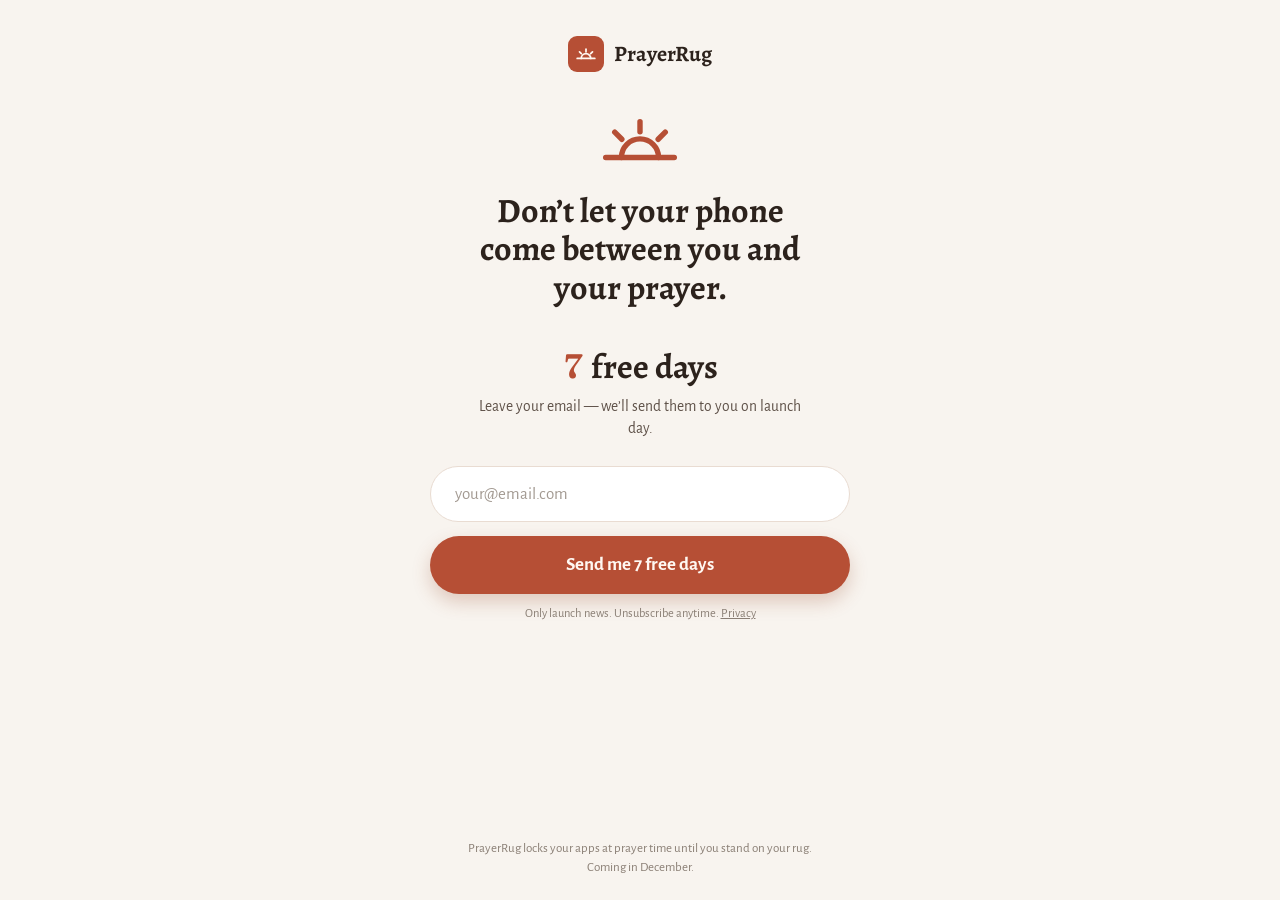
<file: index.html>
<!doctype html>
<html lang="en">
<head>
<meta charset="utf-8">
<meta name="viewport" content="width=device-width, initial-scale=1, viewport-fit=cover">
<title>PrayerRug — 7 free days</title>
<meta name="description" content="PrayerRug locks your apps at prayer time until you stand on your rug. Coming in December.">
<meta property="og:title" content="Don’t let your phone come between you and your prayer.">
<meta property="og:description" content="7 free days of PrayerRug. Coming in December.">
<meta name="theme-color" content="#F8F4EF">
<style>
  @font-face { font-family: "Alegreya"; font-weight: 700; font-display: swap; src: url("fonts/Alegreya-Bold.woff2") format("woff2"); }
  @font-face { font-family: "Alegreya Sans"; font-weight: 400; font-display: swap; src: url("fonts/AlegreyaSans-Regular.woff2") format("woff2"); }
  @font-face { font-family: "Alegreya Sans"; font-weight: 500; font-display: swap; src: url("fonts/AlegreyaSans-Medium.woff2") format("woff2"); }
  @font-face { font-family: "Alegreya Sans"; font-weight: 700; font-display: swap; src: url("fonts/AlegreyaSans-Bold.woff2") format("woff2"); }
  @font-face { font-family: "Fraunces"; font-weight: 600; font-display: swap; src: url("fonts/Fraunces-SemiBold.woff2") format("woff2"); }
  :root {
    --paper: #F8F4EF; --ink: #2C221C; --sub: #5E5148; --muted: #8A7F75;
    --accent: #B64F35; --cream: #FFF8F2; --line: #E9DCD2;
  }
  * { box-sizing: border-box; margin: 0; padding: 0; }
  html, body { background: var(--paper); color: var(--ink); }
  body {
    font-family: "Alegreya Sans", system-ui, -apple-system, sans-serif;
    min-height: 100svh; display: flex; flex-direction: column; align-items: center;
    padding: max(28px, env(safe-area-inset-top)) 20px max(22px, env(safe-area-inset-bottom));
    -webkit-font-smoothing: antialiased;
  }
  main { width: 100%; max-width: 420px; flex: 1; display: flex; flex-direction: column; align-items: center; text-align: center; }
  .brand { display: flex; align-items: center; gap: 10px; margin-top: 8px; }
  .brand .tile { width: 36px; height: 36px; border-radius: 9px; background: var(--accent); display: grid; place-items: center; }
  .brand span { font-family: "Alegreya", Georgia, serif; font-weight: 700; font-size: 22px; letter-spacing: .1px; }
  .sun { margin-top: 34px; width: 92px; height: 60px; }
  h1 { font-family: "Alegreya", Georgia, serif; font-weight: 700; font-size: clamp(28px, 8.4vw, 34px); line-height: 1.13; margin-top: 26px; max-width: 360px; }
  .free { font-family: "Alegreya", Georgia, serif; font-weight: 700; font-size: 34px; margin-top: 36px; }
  .free .num { font-family: "Fraunces", Georgia, serif; font-weight: 600; color: var(--accent); }
  .lead { font-size: 15.5px; line-height: 1.4; color: var(--sub); margin-top: 6px; max-width: 330px; }
  form { width: 100%; margin-top: 26px; display: flex; flex-direction: column; gap: 14px; }
  input[type=email] {
    width: 100%; height: 56px; border-radius: 28px; border: 1.5px solid var(--line); background: #fff;
    padding: 0 24px; font: 400 17px "Alegreya Sans", system-ui, sans-serif; color: var(--ink); outline: none;
  }
  input[type=email]::placeholder { color: #A39A92; }
  input[type=email]:focus { border-color: var(--accent); }
  input.bad { border-color: var(--accent); }
  button {
    width: 100%; height: 58px; border-radius: 29px; border: 0; background: var(--accent); color: var(--cream);
    font: 700 19px "Alegreya Sans", system-ui, sans-serif; cursor: pointer;
    box-shadow: 0 8px 18px rgba(150, 70, 40, .25); transition: transform .12s ease;
  }
  button:active { transform: scale(.98); }
  button:disabled { opacity: .7; }
  .fine { font-size: 12.5px; color: var(--muted); margin-top: 12px; }
  .fine a { color: var(--muted); }
  .done { display: none; margin-top: 30px; }
  .done h2 { font-family: "Alegreya", Georgia, serif; font-size: 28px; }
  .done p { font-size: 16px; color: var(--sub); margin-top: 6px; line-height: 1.4; }
  body.sent form, body.sent .fine.under-form { display: none; }
  body.sent .done { display: block; }
  footer { width: 100%; max-width: 360px; text-align: center; font-size: 13px; line-height: 1.45; color: var(--muted); margin-top: 40px; }
</style>
</head>
<body>
<main>
  <div class="brand">
    <div class="tile" aria-hidden="true">
      <svg width="22" height="22" viewBox="0 0 30 30" fill="none" stroke="#FFF8F2" stroke-width="2.4" stroke-linecap="round">
        <path d="M8.5 21a6.5 6.5 0 0 1 13 0"/><path d="M3 21h24"/><path d="M15 12V8.5"/><path d="M8.64 14.64L6.16 12.16"/><path d="M21.36 14.64l2.48-2.48"/>
      </svg>
    </div>
    <span>PrayerRug</span>
  </div>

  <svg class="sun" viewBox="0 3 30 21" fill="none" stroke="#B64F35" stroke-width="1.9" stroke-linecap="round" aria-hidden="true">
    <path d="M8.5 21a6.5 6.5 0 0 1 13 0"/><path d="M3 21h24"/><path d="M15 12V8.5"/><path d="M8.64 14.64L6.16 12.16"/><path d="M21.36 14.64l2.48-2.48"/>
  </svg>

  <h1>Don’t let your phone come between you and your prayer.</h1>

  <div class="free"><span class="num">7</span> free days</div>
  <p class="lead">Leave your email — we’ll send them to you on launch day.</p>

  <form id="form" novalidate>
    <input id="email" type="email" inputmode="email" autocomplete="email" placeholder="your@email.com" aria-label="Email" required>
    <button id="send" type="submit">Send me 7 free days</button>
  </form>
  <p class="fine under-form">Only launch news. Unsubscribe anytime. <a href="privacy/">Privacy</a></p>

  <div class="done" role="status">
    <h2>You’re on the list.</h2>
    <p>We’ll email your 7 free days on launch day.</p>
  </div>
</main>

<footer>PrayerRug locks your apps at prayer time until you stand on your rug. Coming in December.</footer>

<script>
(function () {
  // Адрес веб-приложения Google Apps Script (site/apps-script.gs) — после
  // развёртывания вставить сюда. Пусто — страница работает, но не считает.
  var ENDPOINT = "https://script.google.com/macros/s/AKfycbz_De70r3V34dMwDl-K1abMvACX8QrrLv03uiRowgsEuve-Xnh2d8Lt3ZF6ZbOwrrJivw/exec";

  // Метка ролика: последний кусок адреса (…/01) или ?v=01. Так у каждого
  // видео Максима своя ссылка, и видно, откуда пришли люди.
  function source() {
    var q = new URLSearchParams(location.search).get("v");
    if (q) return clean(q);
    var parts = location.pathname.split("/").filter(Boolean);
    var last = parts[parts.length - 1] || "";
    if (/\.html?$/.test(last) || last === "prayerrug" || last === "") return "direct";
    return clean(last);
  }
  function clean(s) { return (s.match(/[A-Za-z0-9_-]{1,24}/) || ["direct"])[0].toLowerCase(); }

  var src = source();

  function send(payload) {
    if (!ENDPOINT) return Promise.resolve();
    payload.v = src;
    payload.ts = new Date().toISOString();
    // text/plain — без предварительного запроса, Apps Script его читает.
    return fetch(ENDPOINT, {
      method: "POST", mode: "no-cors", keepalive: true,
      headers: { "Content-Type": "text/plain;charset=utf-8" },
      body: JSON.stringify(payload)
    }).catch(function () {});
  }

  // Переход по ссылке. «first» — первый раз с этого телефона по этой ссылке:
  // так видно и всех, кто открыл, и сколько из них разных людей.
  var key = "pr_seen_" + src, first = true;
  try { first = !localStorage.getItem(key); localStorage.setItem(key, "1"); } catch (e) {}
  send({ t: "visit", first: first, lang: navigator.language || "", ref: document.referrer || "" });

  var form = document.getElementById("form"), input = document.getElementById("email"), btn = document.getElementById("send");
  form.addEventListener("submit", function (e) {
    e.preventDefault();
    var email = (input.value || "").trim();
    if (!/^[^\s@]+@[^\s@]+\.[^\s@]{2,}$/.test(email)) { input.classList.add("bad"); input.focus(); return; }
    input.classList.remove("bad");
    btn.disabled = true;
    send({ t: "email", email: email }).then(function () { document.body.classList.add("sent"); });
  });
})();
</script>
</body>
</html>
</file>
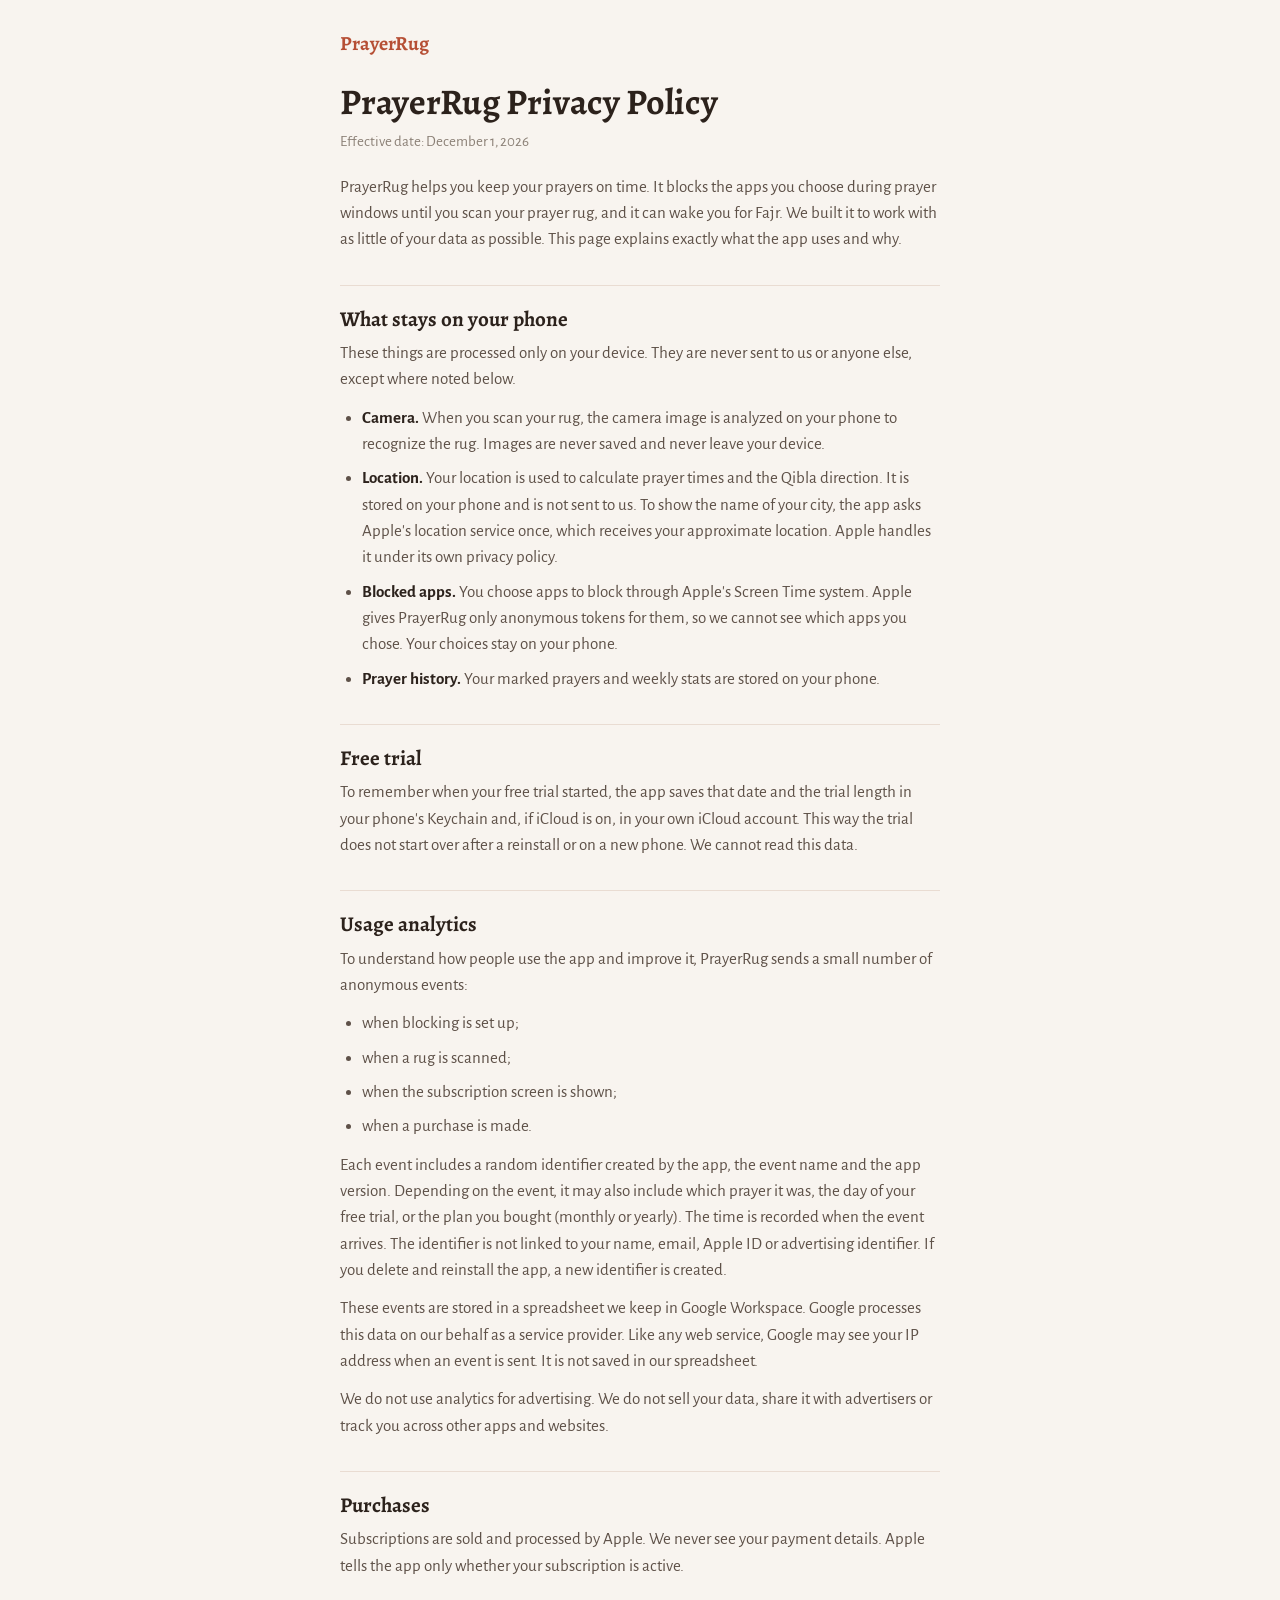
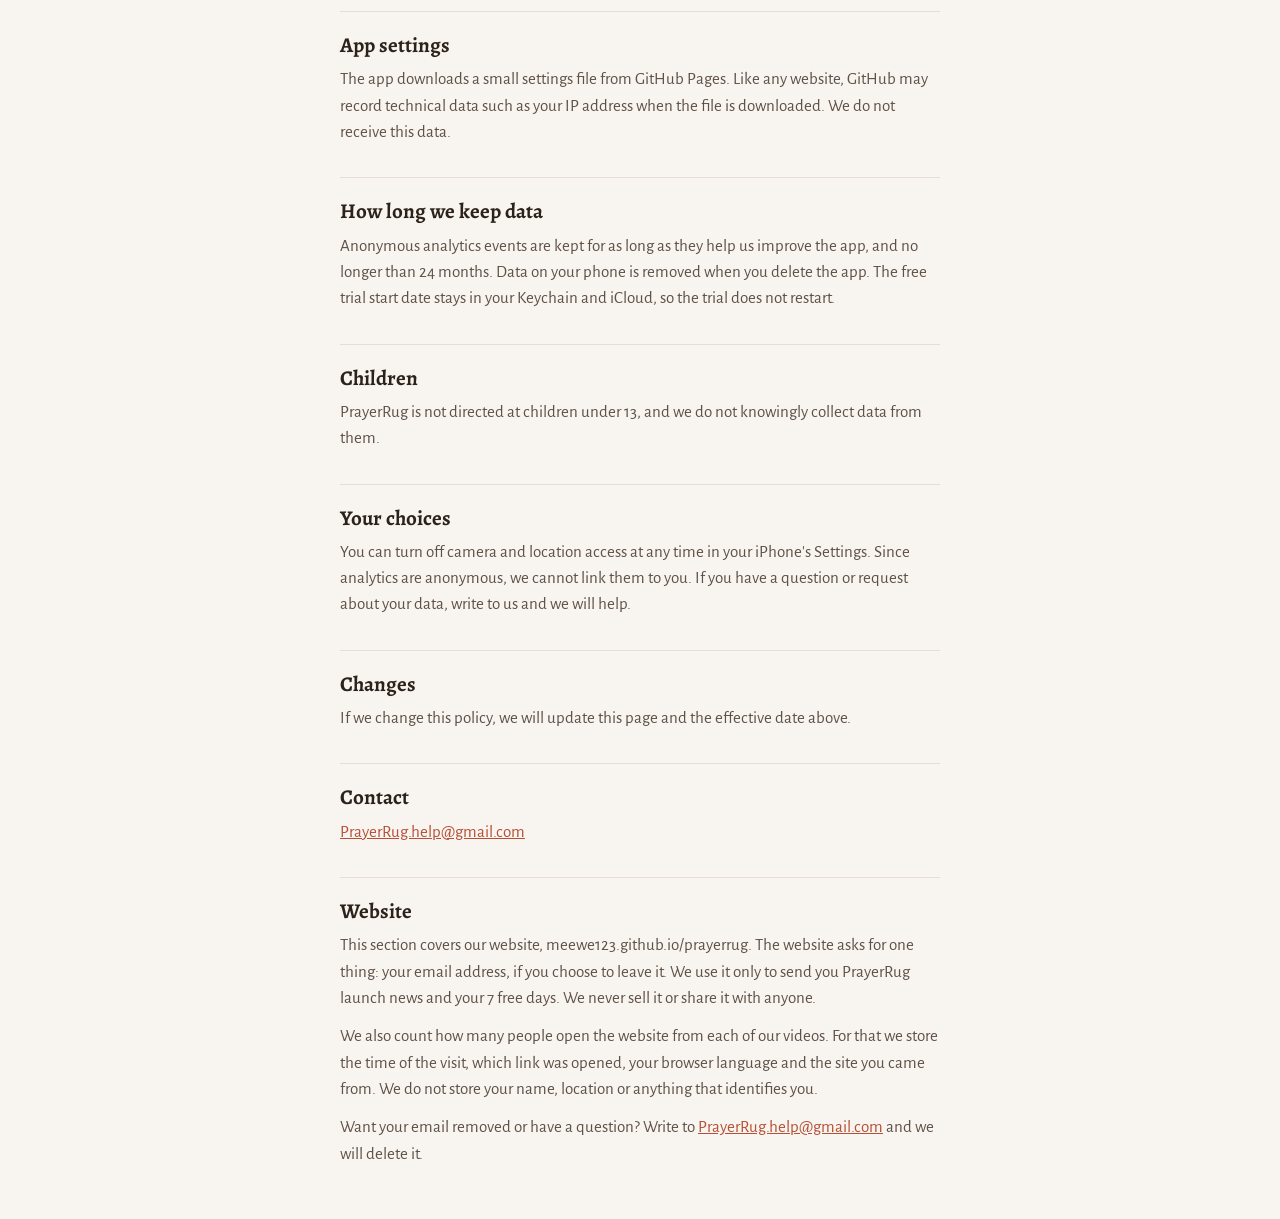
<file: privacy/index.html>
<!doctype html>
<html lang="en">
<head>
<meta charset="utf-8">
<meta name="viewport" content="width=device-width, initial-scale=1, viewport-fit=cover">
<title>PrayerRug Privacy Policy</title>
<meta name="description" content="What the PrayerRug app uses and why.">
<meta name="theme-color" content="#F8F4EF">
<link rel="stylesheet" href="../page.css">
</head>
<body>
<main>
  <a class="brand" href="../">PrayerRug</a>
  <h1>PrayerRug Privacy Policy</h1>
  <p class="date">Effective date: December 1, 2026</p>

  <p>PrayerRug helps you keep your prayers on time. It blocks the apps you choose during prayer windows until you scan your prayer rug, and it can wake you for Fajr. We built it to work with as little of your data as possible. This page explains exactly what the app uses and why.</p>

  <h2>What stays on your phone</h2>
  <p>These things are processed only on your device. They are never sent to us or anyone else, except where noted below.</p>
  <ul>
    <li><strong>Camera.</strong> When you scan your rug, the camera image is analyzed on your phone to recognize the rug. Images are never saved and never leave your device.</li>
    <li><strong>Location.</strong> Your location is used to calculate prayer times and the Qibla direction. It is stored on your phone and is not sent to us. To show the name of your city, the app asks Apple's location service once, which receives your approximate location. Apple handles it under its own privacy policy.</li>
    <li><strong>Blocked apps.</strong> You choose apps to block through Apple's Screen Time system. Apple gives PrayerRug only anonymous tokens for them, so we cannot see which apps you chose. Your choices stay on your phone.</li>
    <li><strong>Prayer history.</strong> Your marked prayers and weekly stats are stored on your phone.</li>
  </ul>

  <h2>Free trial</h2>
  <p>To remember when your free trial started, the app saves that date and the trial length in your phone's Keychain and, if iCloud is on, in your own iCloud account. This way the trial does not start over after a reinstall or on a new phone. We cannot read this data.</p>

  <h2>Usage analytics</h2>
  <p>To understand how people use the app and improve it, PrayerRug sends a small number of anonymous events:</p>
  <ul>
    <li>when blocking is set up;</li>
    <li>when a rug is scanned;</li>
    <li>when the subscription screen is shown;</li>
    <li>when a purchase is made.</li>
  </ul>
  <p>Each event includes a random identifier created by the app, the event name and the app version. Depending on the event, it may also include which prayer it was, the day of your free trial, or the plan you bought (monthly or yearly). The time is recorded when the event arrives. The identifier is not linked to your name, email, Apple ID or advertising identifier. If you delete and reinstall the app, a new identifier is created.</p>
  <p>These events are stored in a spreadsheet we keep in Google Workspace. Google processes this data on our behalf as a service provider. Like any web service, Google may see your IP address when an event is sent. It is not saved in our spreadsheet.</p>
  <p>We do not use analytics for advertising. We do not sell your data, share it with advertisers or track you across other apps and websites.</p>

  <h2>Purchases</h2>
  <p>Subscriptions are sold and processed by Apple. We never see your payment details. Apple tells the app only whether your subscription is active.</p>

  <h2>App settings</h2>
  <p>The app downloads a small settings file from GitHub Pages. Like any website, GitHub may record technical data such as your IP address when the file is downloaded. We do not receive this data.</p>

  <h2>How long we keep data</h2>
  <p>Anonymous analytics events are kept for as long as they help us improve the app, and no longer than 24 months. Data on your phone is removed when you delete the app. The free trial start date stays in your Keychain and iCloud, so the trial does not restart.</p>

  <h2>Children</h2>
  <p>PrayerRug is not directed at children under 13, and we do not knowingly collect data from them.</p>

  <h2>Your choices</h2>
  <p>You can turn off camera and location access at any time in your iPhone's Settings. Since analytics are anonymous, we cannot link them to you. If you have a question or request about your data, write to us and we will help.</p>

  <h2>Changes</h2>
  <p>If we change this policy, we will update this page and the effective date above.</p>

  <h2>Contact</h2>
  <p><a href="mailto:PrayerRug.help@gmail.com">PrayerRug.help@gmail.com</a></p>

  <h2 id="website">Website</h2>
  <p>This section covers our website, meewe123.github.io/prayerrug. The website asks for one thing: your email address, if you choose to leave it. We use it only to send you PrayerRug launch news and your 7 free days. We never sell it or share it with anyone.</p>
  <p>We also count how many people open the website from each of our videos. For that we store the time of the visit, which link was opened, your browser language and the site you came from. We do not store your name, location or anything that identifies you.</p>
  <p>Want your email removed or have a question? Write to <a href="mailto:PrayerRug.help@gmail.com">PrayerRug.help@gmail.com</a> and we will delete it.</p>
</main>
</body>
</html>
</file>
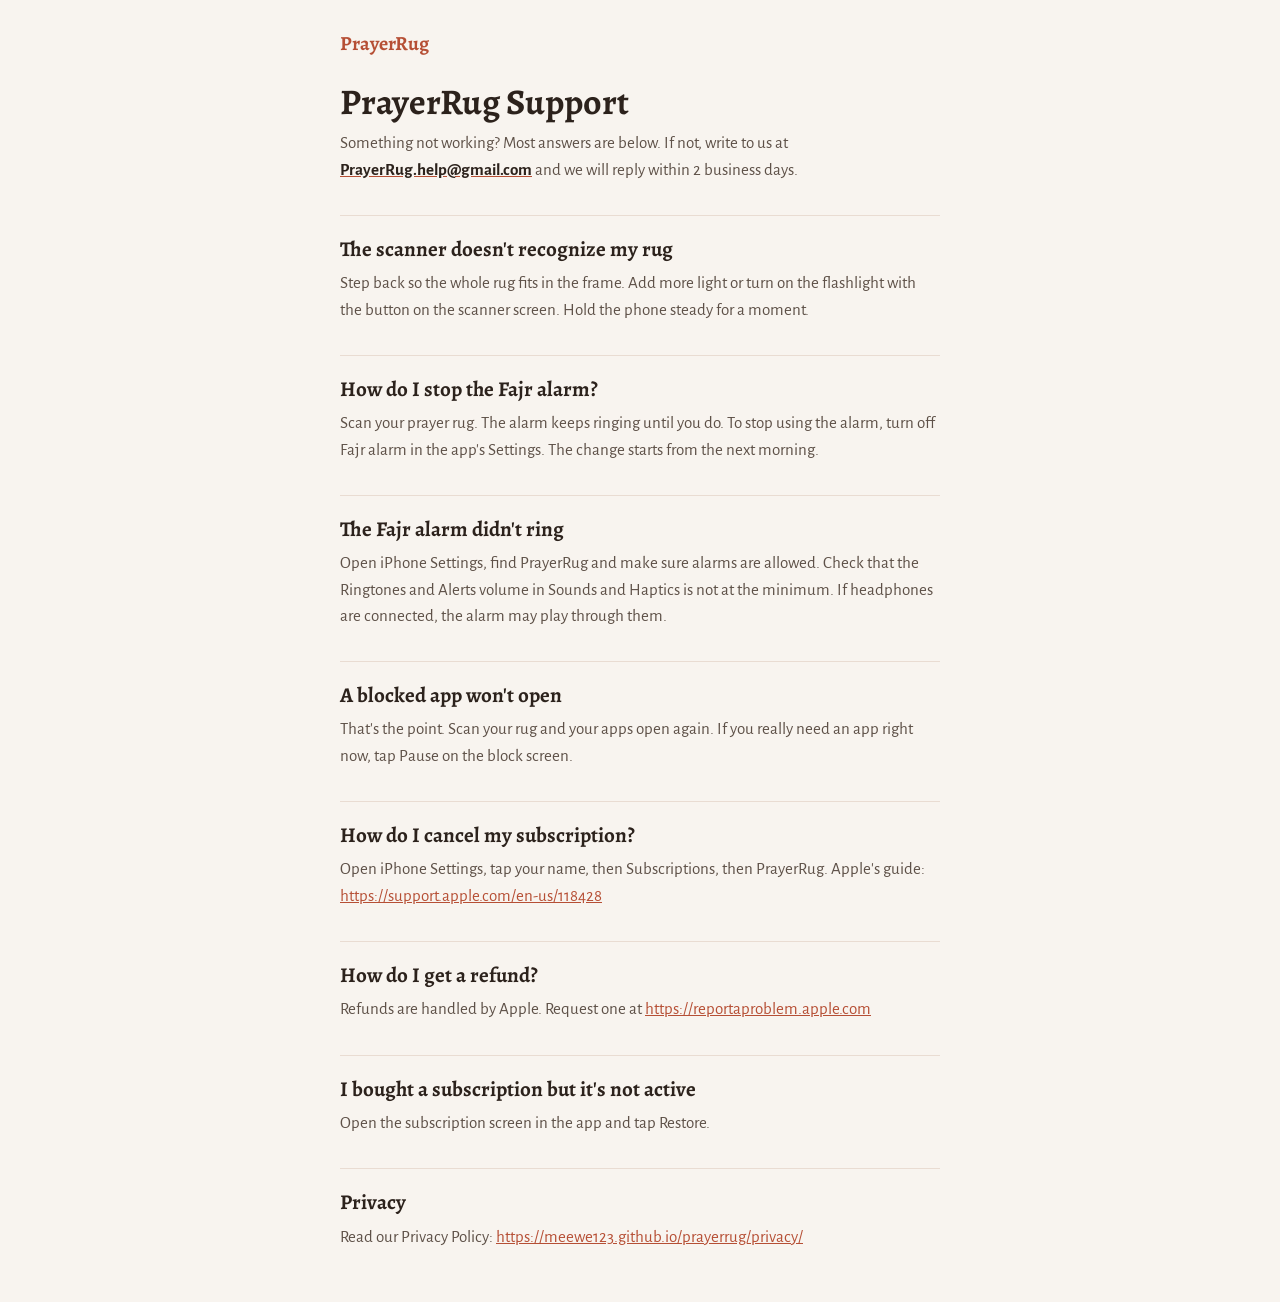
<file: support/index.html>
<!doctype html>
<html lang="en">
<head>
<meta charset="utf-8">
<meta name="viewport" content="width=device-width, initial-scale=1, viewport-fit=cover">
<title>PrayerRug Support</title>
<meta name="description" content="Answers to common questions about the PrayerRug app.">
<meta name="theme-color" content="#F8F4EF">
<link rel="stylesheet" href="../page.css">
</head>
<body>
<main>
  <a class="brand" href="../">PrayerRug</a>
  <h1>PrayerRug Support</h1>

  <p>Something not working? Most answers are below. If not, write to us at <a href="mailto:PrayerRug.help@gmail.com"><strong>PrayerRug.help@gmail.com</strong></a> and we will reply within 2 business days.</p>

  <h2>The scanner doesn't recognize my rug</h2>
  <p>Step back so the whole rug fits in the frame. Add more light or turn on the flashlight with the button on the scanner screen. Hold the phone steady for a moment.</p>

  <h2>How do I stop the Fajr alarm?</h2>
  <p>Scan your prayer rug. The alarm keeps ringing until you do. To stop using the alarm, turn off Fajr alarm in the app's Settings. The change starts from the next morning.</p>

  <h2>The Fajr alarm didn't ring</h2>
  <p>Open iPhone Settings, find PrayerRug and make sure alarms are allowed. Check that the Ringtones and Alerts volume in Sounds and Haptics is not at the minimum. If headphones are connected, the alarm may play through them.</p>

  <h2>A blocked app won't open</h2>
  <p>That's the point. Scan your rug and your apps open again. If you really need an app right now, tap Pause on the block screen.</p>

  <h2>How do I cancel my subscription?</h2>
  <p>Open iPhone Settings, tap your name, then Subscriptions, then PrayerRug. Apple's guide: <a href="https://support.apple.com/en-us/118428">https://support.apple.com/en-us/118428</a></p>

  <h2>How do I get a refund?</h2>
  <p>Refunds are handled by Apple. Request one at <a href="https://reportaproblem.apple.com">https://reportaproblem.apple.com</a></p>

  <h2>I bought a subscription but it's not active</h2>
  <p>Open the subscription screen in the app and tap Restore.</p>

  <h2>Privacy</h2>
  <p>Read our Privacy Policy: <a href="https://meewe123.github.io/prayerrug/privacy/">https://meewe123.github.io/prayerrug/privacy/</a></p>
</main>
</body>
</html>
</file>
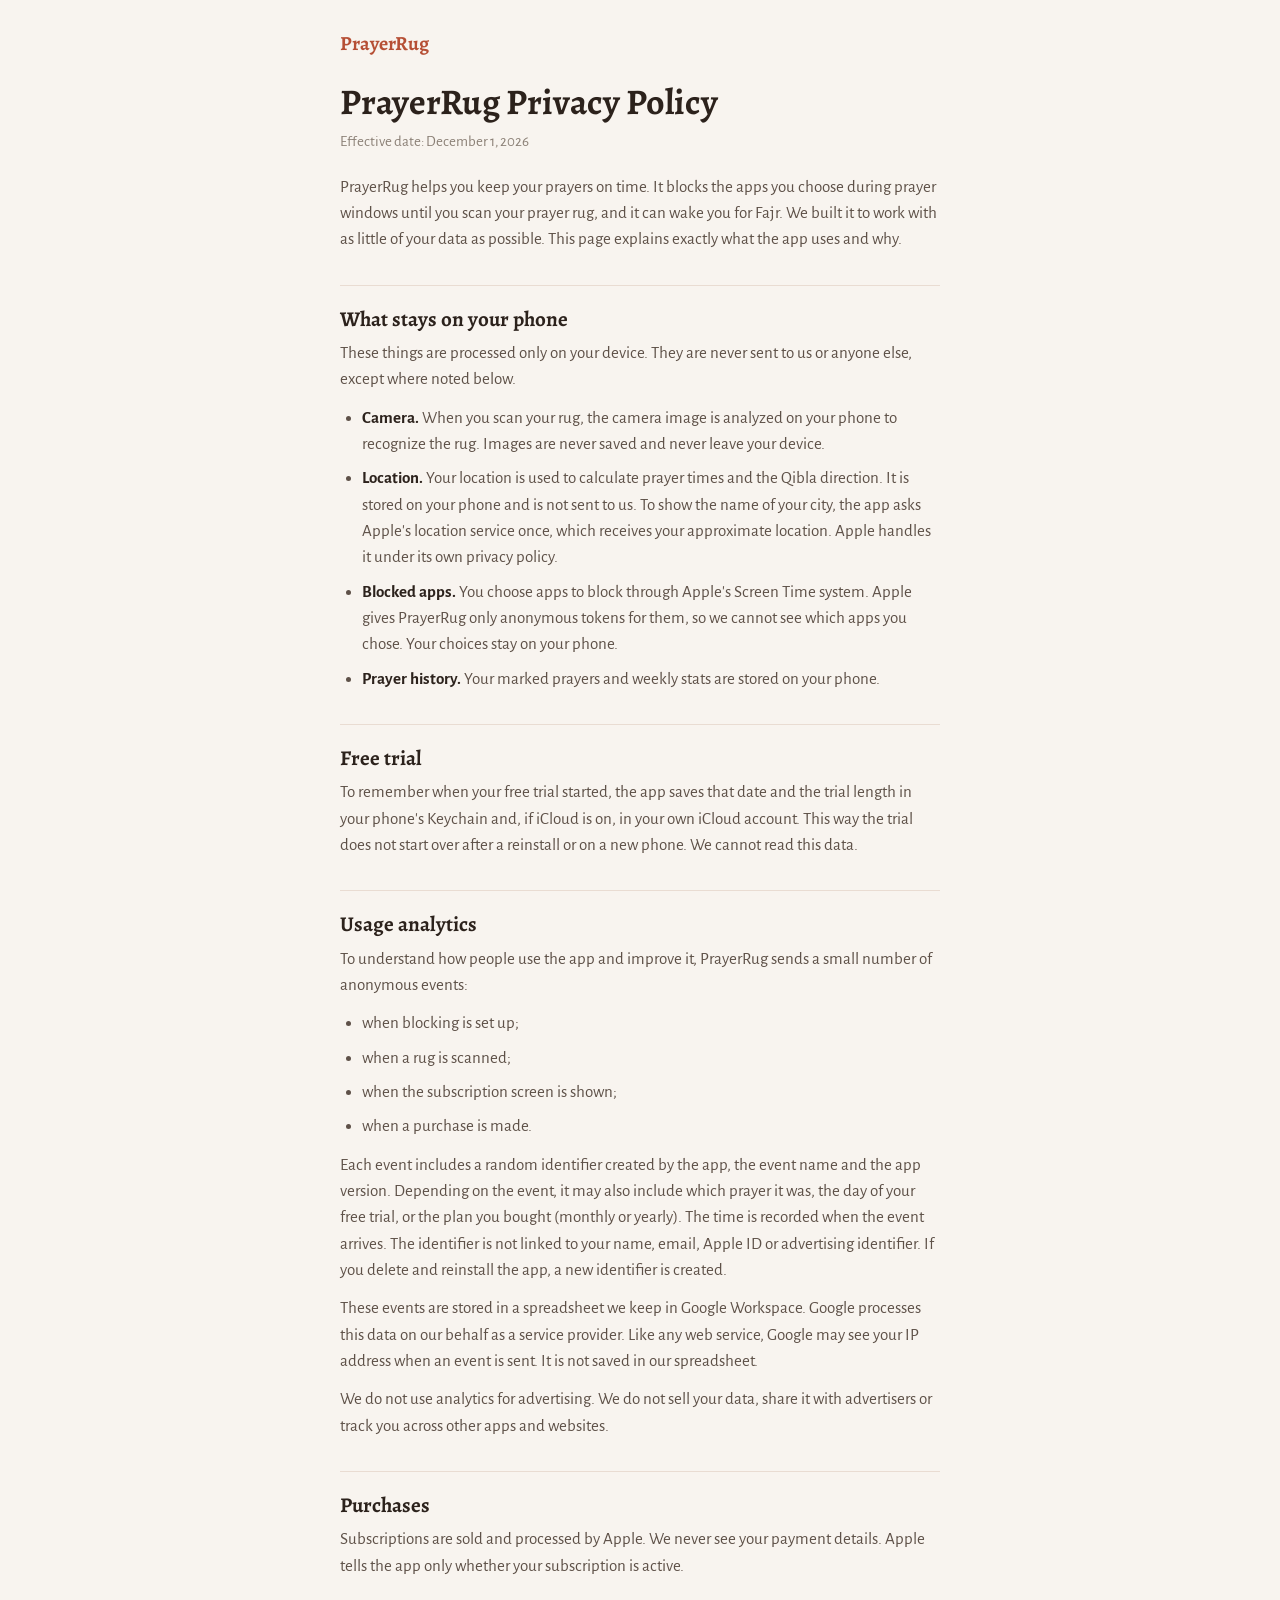
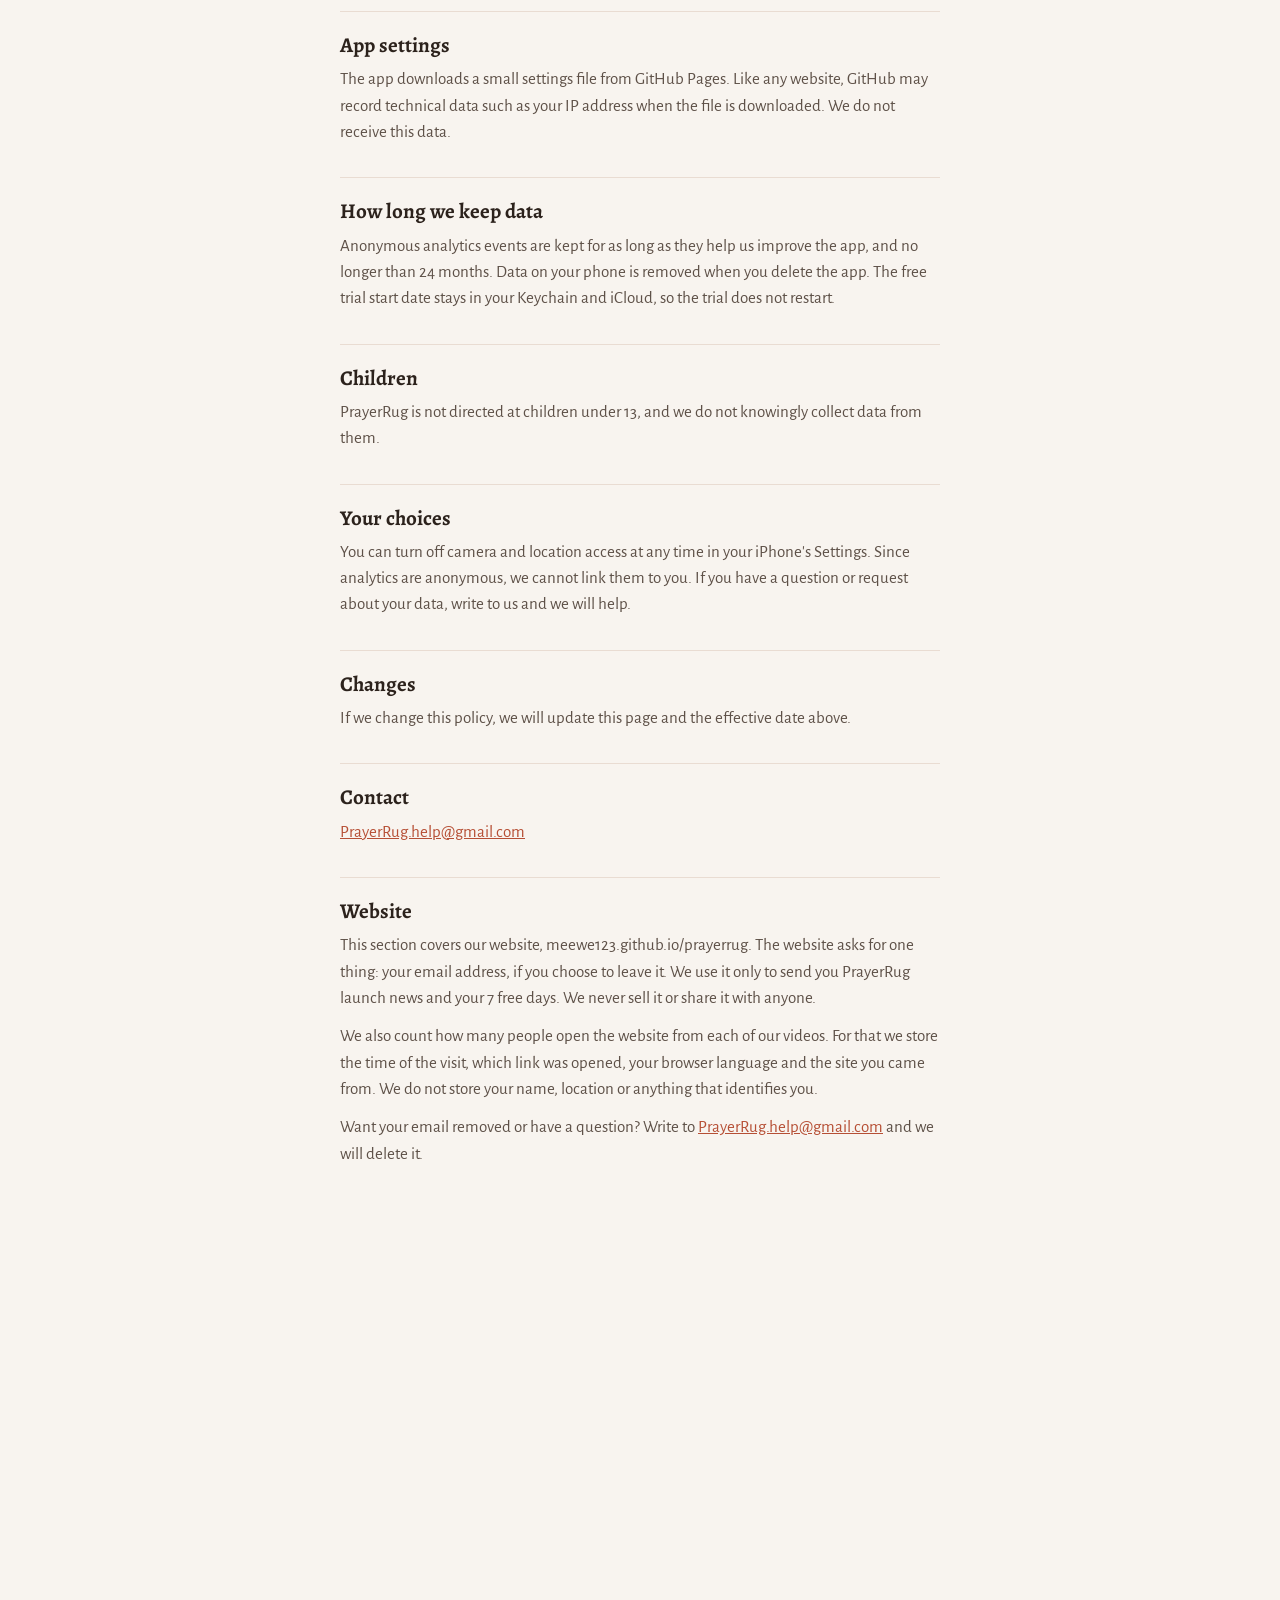
<file: privacy.html>
<!doctype html>
<html lang="en">
<head>
<meta charset="utf-8">
<meta name="viewport" content="width=device-width, initial-scale=1">
<title>PrayerRug Privacy Policy</title>
<link rel="canonical" href="https://meewe123.github.io/prayerrug/privacy/">
<meta http-equiv="refresh" content="0; url=privacy/">
</head>
<body>
<p>The privacy policy has moved to <a href="privacy/">meewe123.github.io/prayerrug/privacy/</a>.</p>
</body>
</html>
</file>
<file: page.css>
/* Общий стиль страниц privacy/ и support/: шрифты и цвета лендинга. */
@font-face { font-family: "Alegreya"; font-weight: 700; font-display: swap; src: url("fonts/Alegreya-Bold.woff2") format("woff2"); }
@font-face { font-family: "Alegreya Sans"; font-weight: 400; font-display: swap; src: url("fonts/AlegreyaSans-Regular.woff2") format("woff2"); }
@font-face { font-family: "Alegreya Sans"; font-weight: 700; font-display: swap; src: url("fonts/AlegreyaSans-Bold.woff2") format("woff2"); }
:root { --paper: #F8F4EF; --ink: #2C221C; --sub: #5E5148; --muted: #8A7F75; --accent: #B64F35; --line: #E9DCD2; }
* { box-sizing: border-box; }
html, body { background: var(--paper); color: var(--ink); margin: 0; }
body {
  font: 400 17px/1.55 "Alegreya Sans", system-ui, -apple-system, sans-serif;
  padding: max(28px, env(safe-area-inset-top)) 20px max(40px, env(safe-area-inset-bottom));
  -webkit-font-smoothing: antialiased; -webkit-text-size-adjust: 100%;
}
main { max-width: 600px; margin: 0 auto; }
.brand { display: inline-block; font-family: "Alegreya", Georgia, serif; font-weight: 700; font-size: 20px; color: var(--accent); text-decoration: none; }
h1 { font-family: "Alegreya", Georgia, serif; font-weight: 700; font-size: clamp(28px, 7.5vw, 36px); line-height: 1.15; margin: 22px 0 8px; }
h2 { font-family: "Alegreya", Georgia, serif; font-weight: 700; font-size: 21px; line-height: 1.25; margin: 32px 0 8px; padding-top: 20px; border-top: 1px solid var(--line); }
p, li { color: var(--sub); }
p { margin: 0 0 12px; }
ul { margin: 0 0 12px; padding-left: 22px; }
li { margin-bottom: 8px; }
strong { color: var(--ink); font-weight: 700; }
.date { color: var(--muted); font-size: 15px; margin-bottom: 20px; }
a { color: var(--accent); overflow-wrap: anywhere; }
</file>
